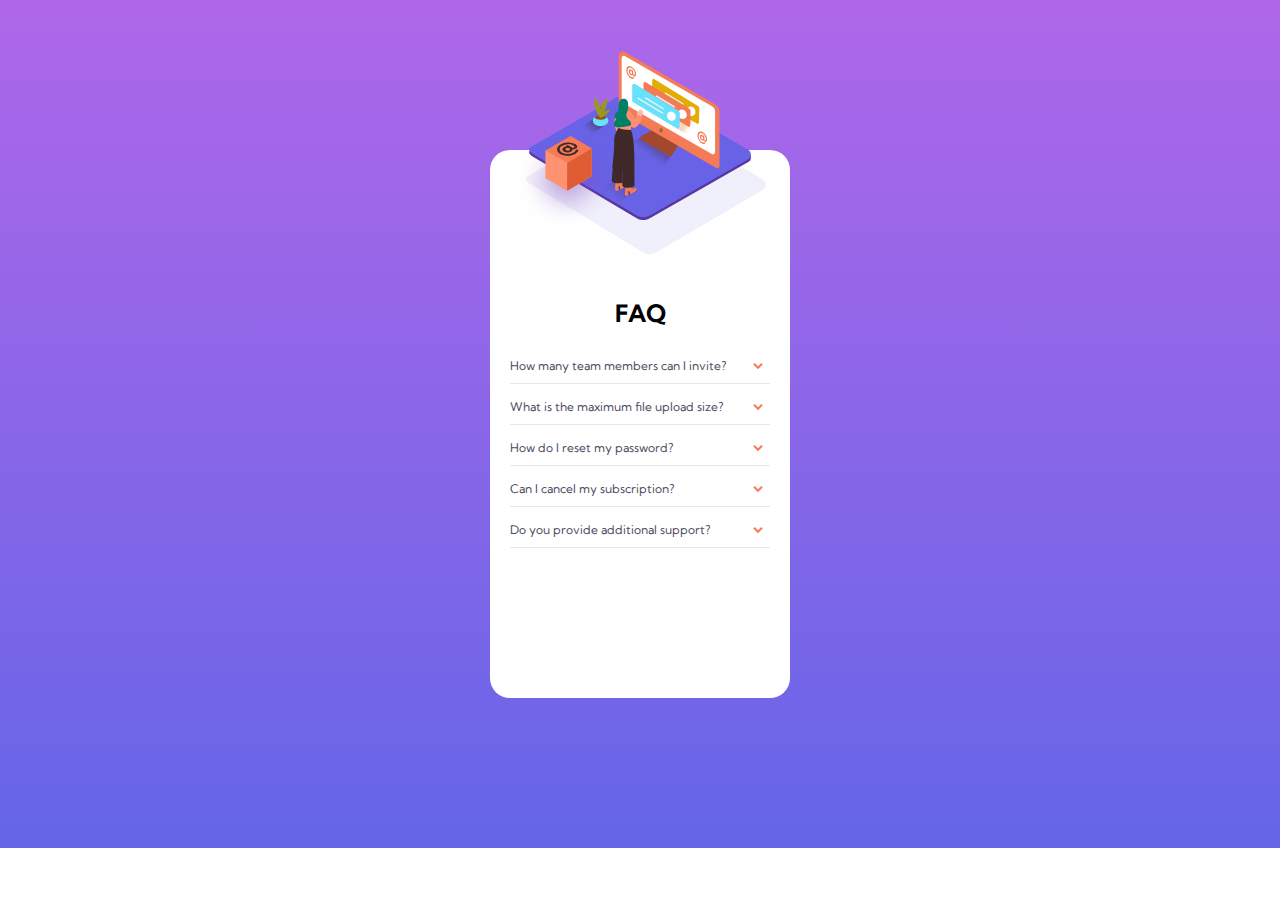
<file: code files/index.html>
<!DOCTYPE html>
<html lang="en">

  <head>
    <meta charset="UTF-8">
    <meta name="viewport" content="width=device-width, initial-scale=1.0"> <!-- displays site properly based on user's device -->
    <link rel="stylesheet" href="https://fonts.googleapis.com/css?family=Kumbh Sans">
    <link rel="stylesheet" href="style.css">
    <link rel="icon" type="image/png" sizes="32x32" href="../images/favicon-32x32.png">  
    <script src="scripts.js"></script>
    <title>Frontend Mentor | FAQ Accordion Card</title>
  </head>

  <body>   
      <div class="card">

        <!--- Image content -->
        <div class="image-section">
          <div id="images">
            <div id="woman" class="center"></div>
            <img id="box" src="../images/illustration-box-desktop.svg">
          </div>     
        </div>

        <!--- Text content-->
        <div class="content-section">
          <div class="heading">FAQ</div>
          <div class="section">
            <div class="question-answer">
              <div id="qs-1" class="question-section" onclick="toggleStates('qs-1')">
                <div class="question">How many team members can I invite?</div>
                <img class="arrow" src="../images/icon-arrow-down.svg">
              </div>  
              <div class="answer">You can invite up to 2 additional users on the Free plan. There is no limit on 
                  team members for the Premium plan.</div>
            </div>
            <div class="question-answer">
              <div id="qs-2" class="question-section" onclick="toggleStates('qs-2')">
                <div class="question">What is the maximum file upload size?</div>
                <img  class="arrow" src="../images/icon-arrow-down.svg">
              </div>
              <div class="answer">No more than 2GB. All files in your account must fit your allotted storage space.</div>
            </div> 
            <div class="question-answer">
              <div id="qs-3" class="question-section" onclick="toggleStates('qs-3')">
                <div class="question">How do I reset my password?</div>
                <img id="arrow" class="arrow" src="../images/icon-arrow-down.svg">
              </div>
              <div class="answer">Click “Forgot password” from the login page or “Change password” from your profile page.
                  A reset link will be emailed to you.</div>
            </div>   
            <div class="question-answer" onclick="toggleStates('qs-4')">
              <div id="qs-4" class="question-section">
                <div class="question">Can I cancel my subscription?</div>
                <img id="arrow" class="arrow" src="../images/icon-arrow-down.svg">
              </div>
              <div class="answer">Yes! Send us a message and we’ll process your request no questions asked.</div>
            </div>
            <div class="question-answer">
              <div id="qs-5" class="question-section" onclick="toggleStates('qs-5')">
                <div class="question">Do you provide additional support?</div>
                <img id="arrow" class="arrow" src="../images/icon-arrow-down.svg">
              </div>
              <div class="answer">Chat and email support is available 24/7. Phone lines are open during normal business hours.</div>
            </div>
          </div>
        </div>
      </div>   
  </body>
</html>

<!-- time taken so far 6h 10m  
Bugs: in desktop version: when you open the answers, 1. the background is a bit white towards the end
                                                     2. the osition of the image changes
-->
</file>
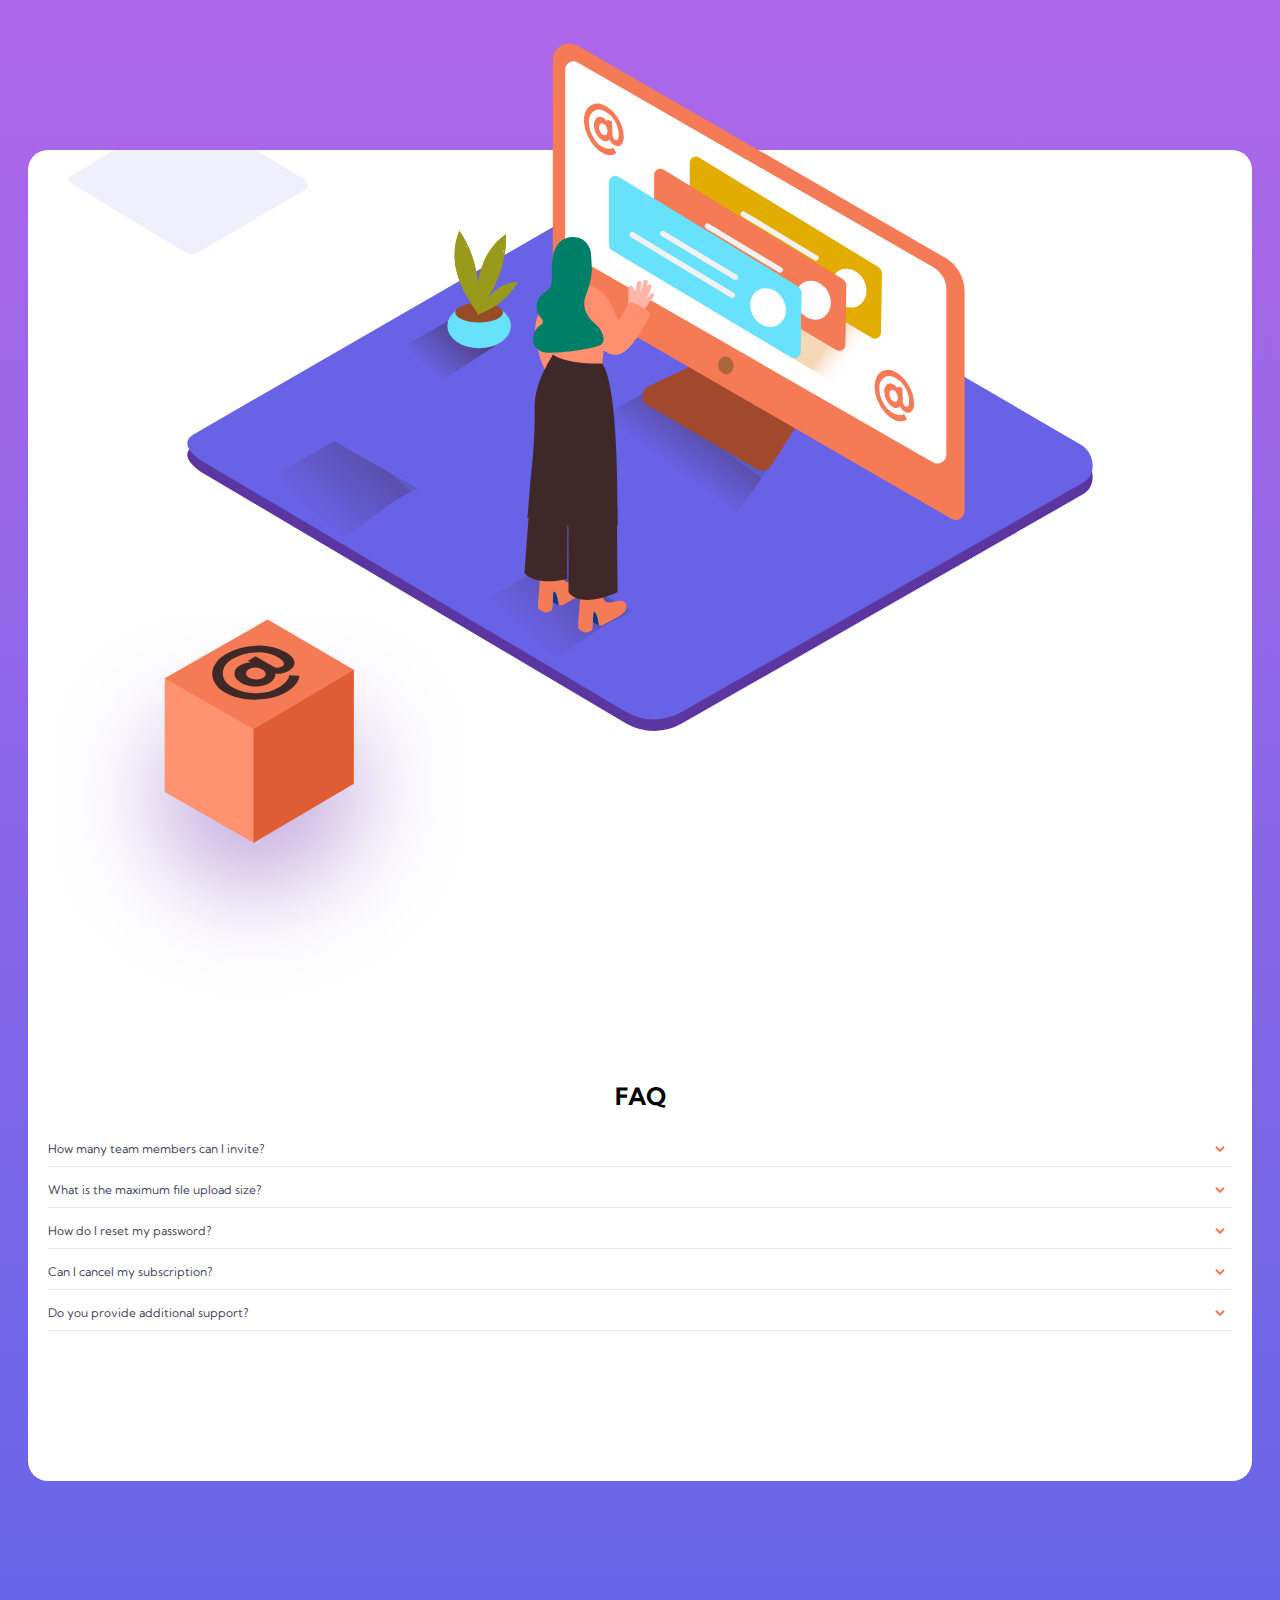
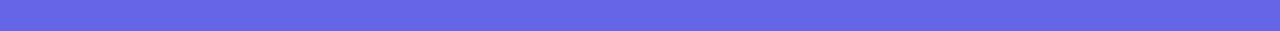
<file: faq-accordion-card-main/code files/index.html>
<!DOCTYPE html>
<html lang="en">

  <head>
    <meta charset="UTF-8">
    <meta name="viewport" content="width=device-width, initial-scale=1.0"> <!-- displays site properly based on user's device -->
    <link rel="stylesheet" href="https://fonts.googleapis.com/css?family=Kumbh Sans">
    <link rel="stylesheet" href="style.css">
    <link rel="icon" type="image/png" sizes="32x32" href="../images/favicon-32x32.png">  
    <script src="scripts.js"></script>
    <title>Frontend Mentor | FAQ Accordion Card</title>
  </head>

  <body>   
      <div class="card">

        <!--- Image content -->
        <div class="image-section">
          <div id="images">
            <img id="woman" class="center" src="../images/illustration-woman-online-desktop.svg">
            <img id="box" src="../images/illustration-box-desktop.svg">
          </div>     
        </div>

        <!--- Text content-->
        <div class="content-section">
          <div class="heading">FAQ</div>
          <div class="section">
            <div class="question-answer">
              <div id="qs-1" class="question-section" onclick="toggleStates('qs-1')">
                <div class="question">How many team members can I invite?</div>
                <img class="arrow" src="../images/icon-arrow-down.svg">
              </div>  
              <div class="answer">You can invite up to 2 additional users on the Free plan. There is no limit on 
                  team members for the Premium plan.</div>
            </div>
            <div class="question-answer">
              <div id="qs-2" class="question-section" onclick="toggleStates('qs-2')">
                <div class="question">What is the maximum file upload size?</div>
                <img  class="arrow" src="../images/icon-arrow-down.svg">
              </div>
              <div class="answer">No more than 2GB. All files in your account must fit your allotted storage space.</div>
            </div> 
            <div class="question-answer">
              <div id="qs-3" class="question-section" onclick="toggleStates('qs-3')">
                <div class="question">How do I reset my password?</div>
                <img id="arrow" class="arrow" src="../images/icon-arrow-down.svg">
              </div>
              <div class="answer">Click “Forgot password” from the login page or “Change password” from your profile page.
                  A reset link will be emailed to you.</div>
            </div>   
            <div class="question-answer" onclick="toggleStates('qs-4')">
              <div id="qs-4" class="question-section">
                <div class="question">Can I cancel my subscription?</div>
                <img id="arrow" class="arrow" src="../images/icon-arrow-down.svg">
              </div>
              <div class="answer">Yes! Send us a message and we’ll process your request no questions asked.</div>
            </div>
            <div class="question-answer">
              <div id="qs-5" class="question-section" onclick="toggleStates('qs-5')">
                <div class="question">Do you provide additional support?</div>
                <img id="arrow" class="arrow" src="../images/icon-arrow-down.svg">
              </div>
              <div class="answer">Chat and email support is available 24/7. Phone lines are open during normal business hours.</div>
            </div>
          </div>
        </div>
      </div>   
  </body>
</html>
</file>
<file: code files/style.css>
body {
    background-image: linear-gradient(	#af67e9,#6565e7);
    background-repeat:no-repeat;
    font-family:'Kumbh Sans';
    font-size:12px;
    font-weight:400;
}

.card {
    background-color: #fff;
    border-radius:20px;
    margin:150px auto;
    width: 300px;
}

.center {
    margin:0 auto;
    display:block;
}

#woman {
    width: 74%;
    position:relative;
    bottom: 108px;
    background-image:url(../images/illustration-woman-online-desktop.svg);
    background-repeat: no-repeat;
    background-size: contain;
    height:200px;
}

#box {
    width: 33%;
    position: relative;
    bottom: 224px;
    left:29px;
}

div.image-section{
    background-image:url('../images/bg-pattern-mobile.svg');
    background-repeat:no-repeat;
    position: relative;
    left:12%;
}

div#images {
    position: relative;
    right:12%;
    top:9px;
}

.heading {
    font-weight:700;
    font-size:200%;
    text-align:center;
}

.content-section {
    position:relative;
    bottom:150px;
}

.section {
    margin-top:30px;
    padding:0 20px;
}

.question-answer {
    border-bottom:1.5px solid #e7e7e9;
    margin-bottom:15px;
}

.question-section {
    margin-bottom:10px;
    color: 	#4a4b5e;
}

.question-section:hover {
    color:#f47c57;
    cursor:pointer;
}

.question {
    display:inline-block;
    width:calc(100% - 20px);
}

.answer {
    color: #787887;
    margin-bottom:10px;
    display:none;
    line-height:1.6;
}

@media screen and (min-width: 1440px) {
    .card {
        width: 1280px;
        background-image:url(../images/bg-pattern-desktop.svg);
        background-repeat:no-repeat;
        background-position:-565px -147px;
    }

    body {
        height: 100vh;
        font-size: 120%;
    }

    div.image-section {
        background-image:none;
        width:600px;
        display: inline-block;
        position:static;
    }

    div#images {
        position:static;
    }

    #box {
        position: relative;
        bottom: 23px;
        left: -70px;
        width: 27%;
    }

    #woman {
        position:relative;     
        background-position:-48px;
        width: 444px;
        height:358px; 
        top: 200px;
        right:78px;
    }

    .content-section {
        width: 550px;
        display: inline-block;
        position:static;
        margin:100px 50px;
    }

    .question-section {
        margin-bottom:20px;
    }

    .question-answer {
        margin-bottom:30px;
    }

    .section {
        margin-top:60px;
    }

    .heading {
        text-align:left;
        padding-left: 20px;
    }
}
</file>
<file: faq-accordion-card-main/code files/style.css>
body {
    background-image: linear-gradient(	#af67e9,#6565e7);
    background-repeat:no-repeat;
    font-family:'Kumbh Sans';
    font-size:12px;
    font-weight:400;
}

.card {
    background-color: #fff;
    border-radius:20px;
    margin:150px 20px;
}

.center {
    margin:0 auto;
    display:block;
}

#woman {
    width: 74%;
    position:relative;
    bottom: 108px;
}

#box {
    width: 33%;
    position: relative;
    bottom: 224px;
    left:29px;
}

div.image-section{
    background-image:url('../images/bg-pattern-mobile.svg');
    background-repeat:no-repeat;
    position: relative;
    left:40px;
}

div#images {
    position: relative;
    right:40px;
}

.heading {
    font-weight:700;
    font-size:200%;
    text-align:center;
}

.content-section {
    position:relative;
    bottom:150px;
}

.section {
    margin-top:30px;
    padding:0 20px;
}

.question-answer {
    border-bottom:1.5px solid #e7e7e9;
    margin-bottom:15px;
}

.question-section {
    margin-bottom:10px;
    color: 	#4a4b5e;
}

.question-section:hover {
    color:#f47c57;
    cursor:pointer;
}

.question {
    display:inline-block;
    width:calc(100% - 20px);
}

.answer {
    color: #787887;
    margin-bottom:10px;
    display:none;
    line-height:1.6;
}
</file>
